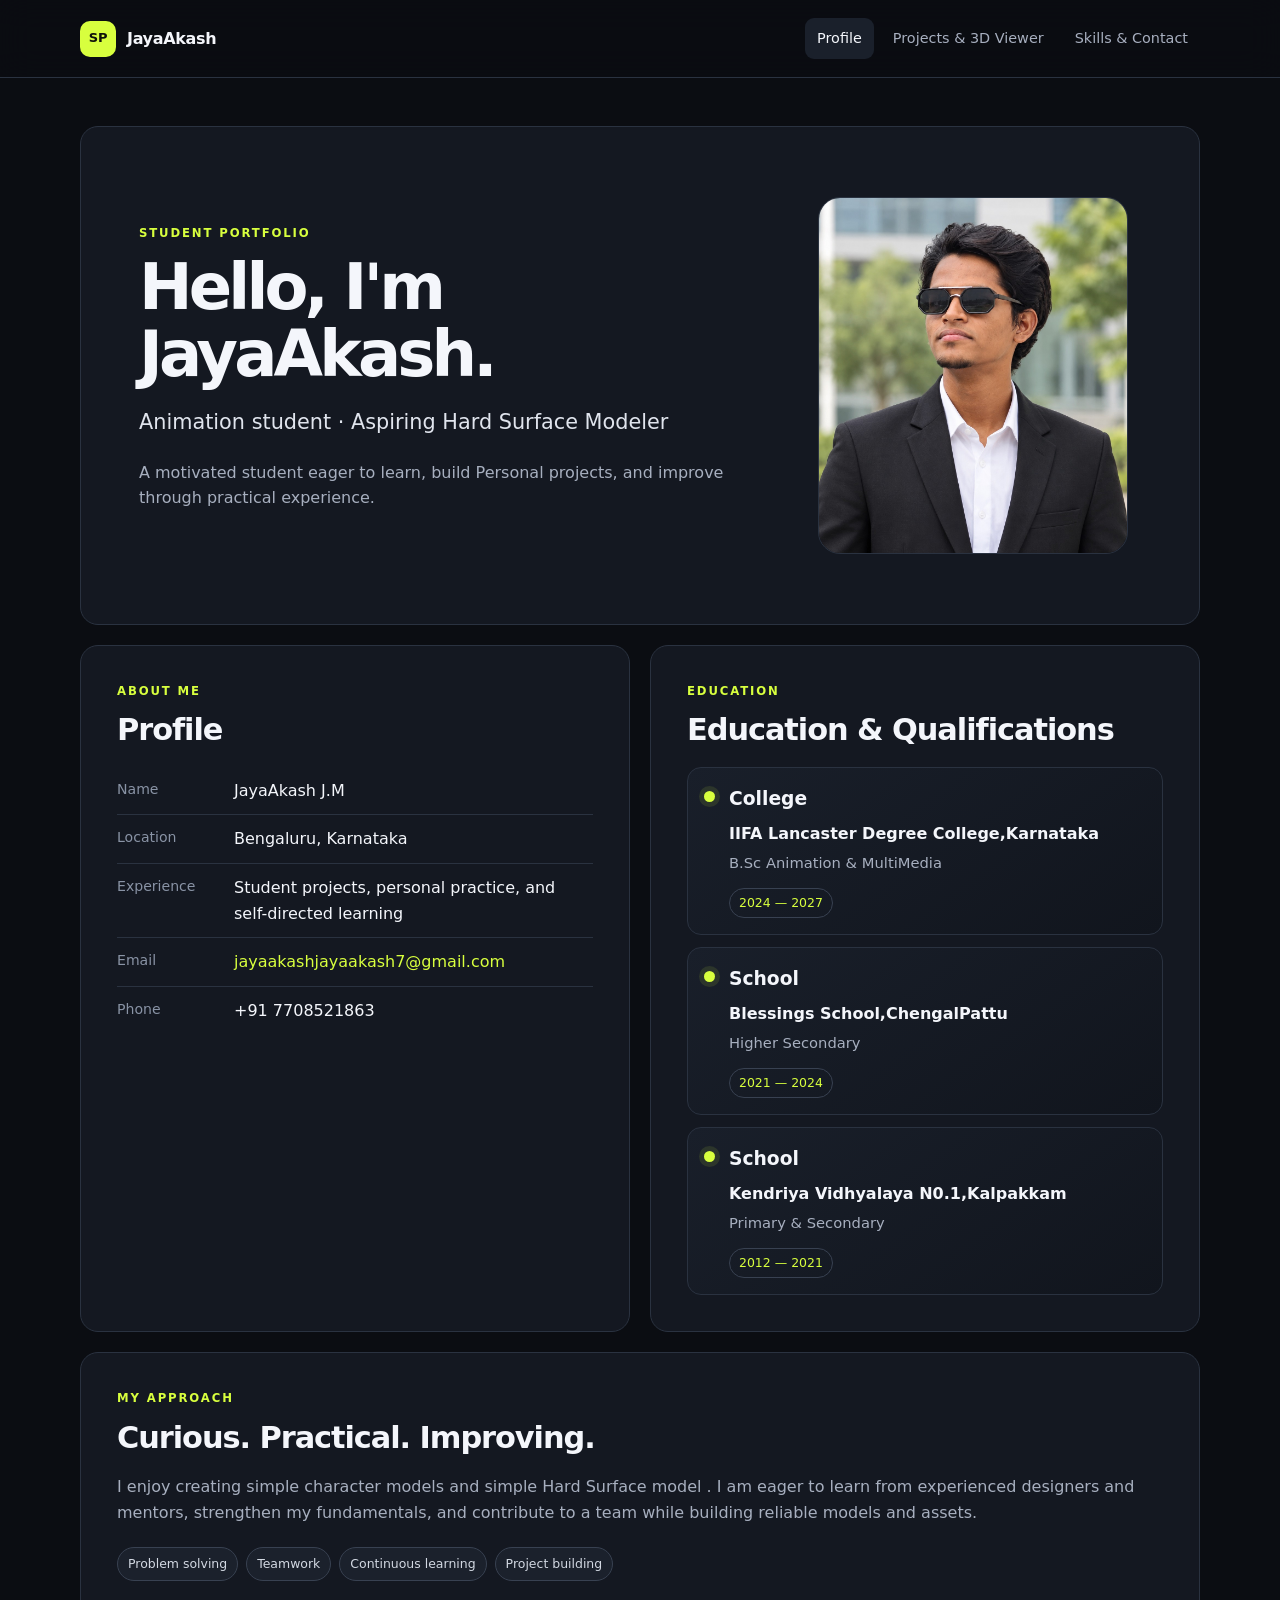
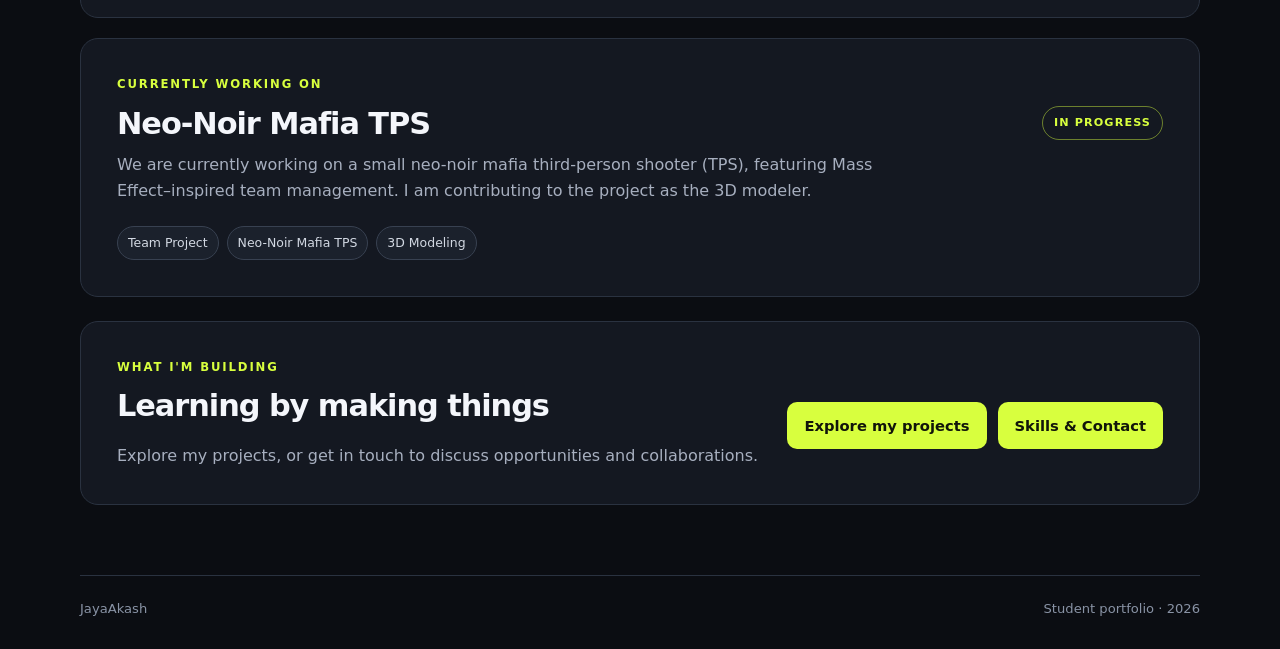
<file: index.html>
<!DOCTYPE html>
<html lang="en">
<head>
  <meta charset="UTF-8">
  <meta name="viewport" content="width=device-width, initial-scale=1.0">
  <meta name="description" content="Student portfolio and profile">
  <title>Student Portfolio | Profile</title>
  <link rel="stylesheet" href="css/style.css">
</head>
<body>
  <header class="site-header">
    <a class="brand" href="index.html"><span class="brand-mark">SP</span><span id="brandName">Student Portfolio</span></a>
    <nav aria-label="Main navigation">
      <a class="active" href="index.html">Profile</a>
      <a href="projects.html">Projects & 3D Viewer</a>
      <a href="contact.html">Skills & Contact</a>
    </nav>
  </header>

  <main class="page-shell">
    <section class="hero panel">
      <div class="hero-copy">
        <p class="eyebrow">STUDENT PORTFOLIO</p>
        <h1>Hello, I'm <span id="studentNameHeading">Your Name</span>.</h1>
        <p class="lead" id="headline">Computer Science Student · Aspiring Developer</p>
        <p id="summary">A motivated student eager to learn, build useful projects, and improve through practical experience.</p>
      </div>

      <div class="profile-photo-area" id="profilePhotoArea">
        <canvas class="profile-particles" id="profileParticles" aria-hidden="true"></canvas>
        <div class="profile-photo-frame">
          <img id="studentPhoto" src="assets/profile-placeholder.svg" alt="Student profile">
        </div>
      </div>
    </section>

    <section class="content-grid two-col profile-education-grid">
      <article class="panel profile-details-panel">
        <p class="eyebrow">ABOUT ME</p>
        <h2>Profile</h2>
        <dl class="detail-list">
          <div><dt>Name</dt><dd id="name">JayaAkash J.M</dd></div>
          <div><dt>Location</dt><dd id="location">Bengaluru,Karnataka</dd></div>
          <div><dt>Experience</dt><dd id="experience">Student projects and self-directed learning</dd></div>
          <div><dt>Email</dt><dd><a id="emailLink" href="mailto:student@example.com">student@example.com</a></dd></div>
          <div><dt>Phone</dt><dd id="phone">+91 00000 00000</dd></div>
        </dl>
      </article>
      <section class="panel education-section education-panel">
        <p class="eyebrow">EDUCATION</p>
        <h2>Education & Qualifications</h2>
        <div class="education-timeline" id="educationTimeline">
          <article class="education-item"><span class="education-dot" aria-hidden="true"></span><div><h3>College</h3><p>Loading education details…</p></div></article>
        </div>
      </section>
    </section>
    <section class="panel approach-section">
      <p class="eyebrow">MY APPROACH</p>
      <h2>Curious. Practical. Improving.</h2>
      <p id="eagerness">I enjoy turning ideas into working projects. I am eager to learn from experienced developers, strengthen my fundamentals, and contribute to a team while building reliable software.</p>
      <div class="tag-list" id="quickSkills">
        <span>Problem solving</span><span>Teamwork</span><span>Continuous learning</span><span>Project building</span>
      </div>
    </section>

    <section class="panel current-project-section">
      <p class="eyebrow">CURRENTLY WORKING ON</p>
      <div class="current-project-layout"><div><h2>Neo-Noir Mafia TPS</h2><p>We are currently working on a small neo-noir mafia third-person shooter (TPS), featuring Mass Effect–inspired team management. I am contributing to the project as the 3D modeler.</p><div class="tag-list"><span>Team Project</span><span>Neo-Noir Mafia TPS</span><span>3D Modeling</span></div></div><span class="project-status">IN PROGRESS</span></div>
    </section>

    <section class="panel callout bottom-cta-section">
      <div>
        <p class="eyebrow">WHAT I'M BUILDING</p>
        <h2>Learning by making things</h2>
        <p>Explore my projects, or get in touch to discuss opportunities and collaborations.</p>
      </div>
      <div class="button-row bottom-cta-buttons">
        <a class="button primary" href="projects.html">Explore my projects</a>
        <a class="button primary" href="contact.html">Skills &amp; Contact</a>
      </div>
    </section>
  </main>
  <footer class="site-footer"><span id="footerName">Your Name</span><span>Student portfolio · 2026 <span id="year"></span></span></footer>
  <script src="js/profile.js"></script>
  <script src="js/profile-page.js"></script>
</body>
</html>
</file>
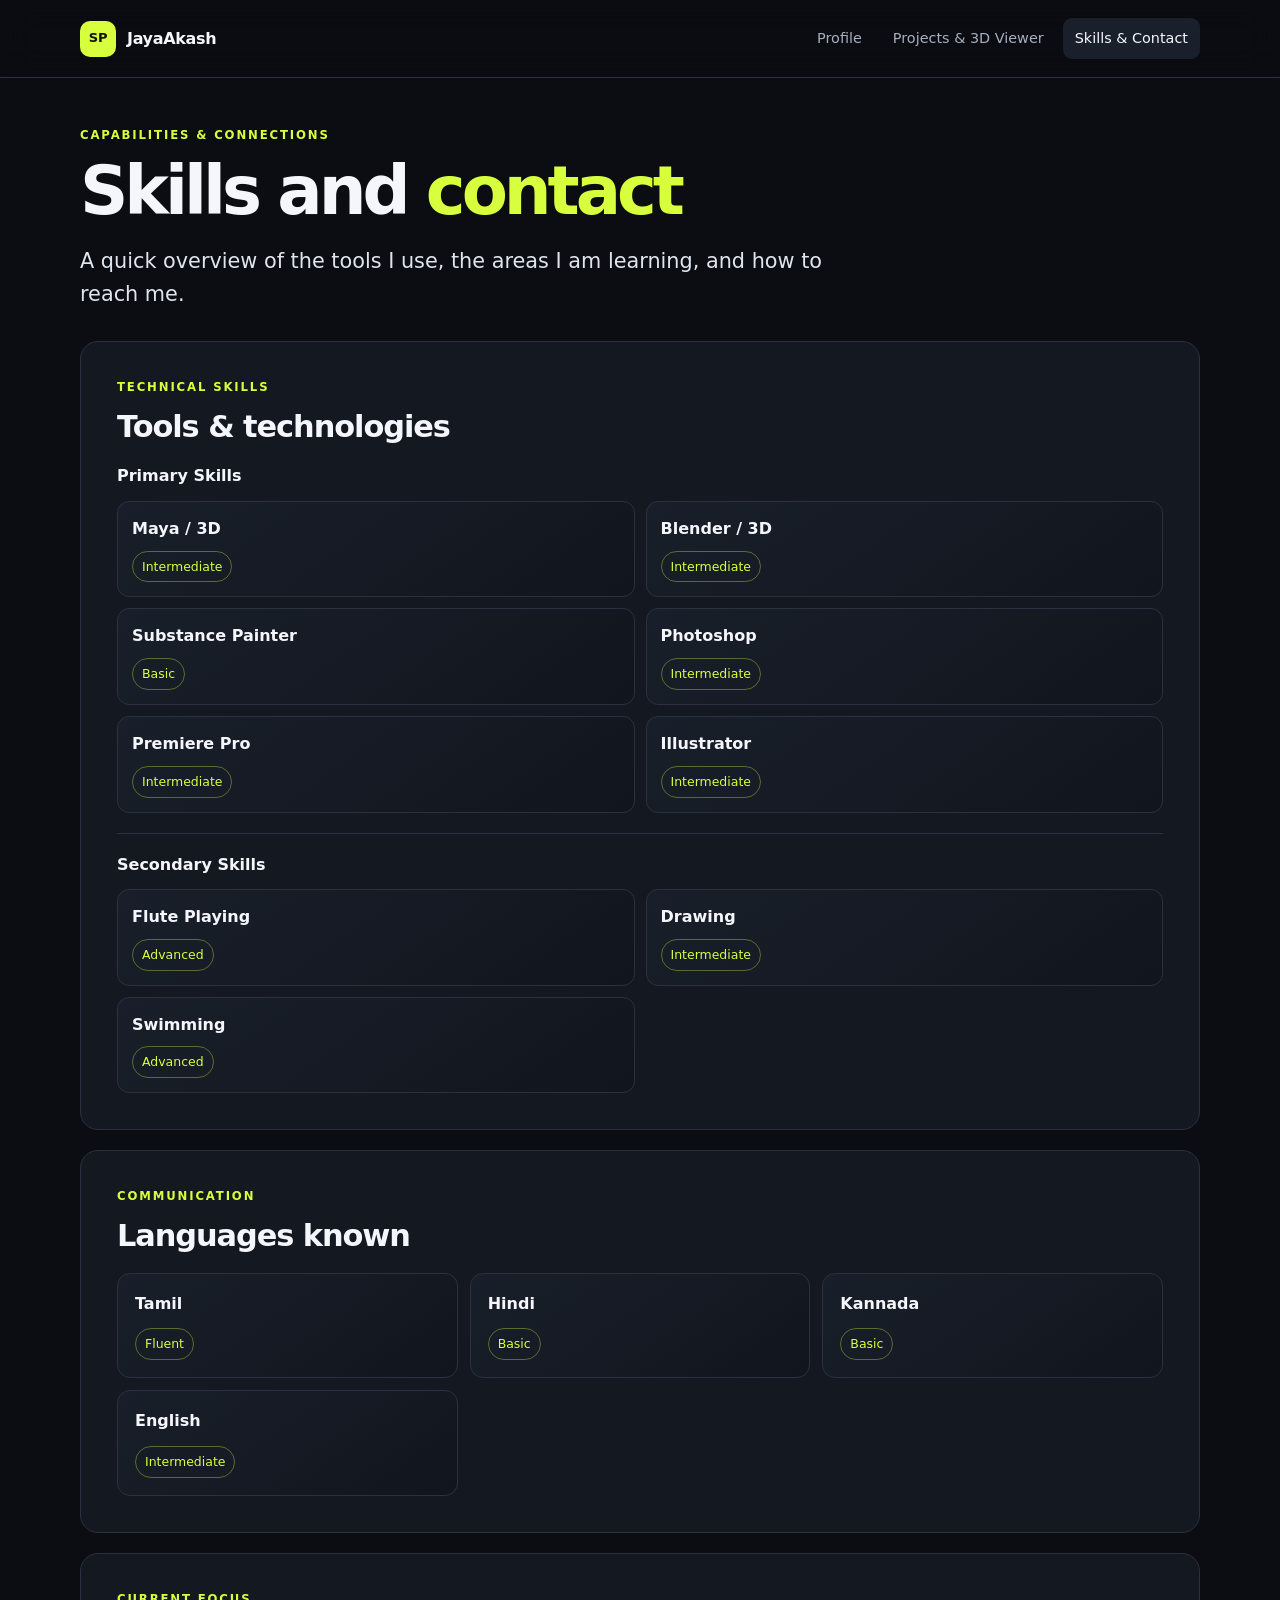
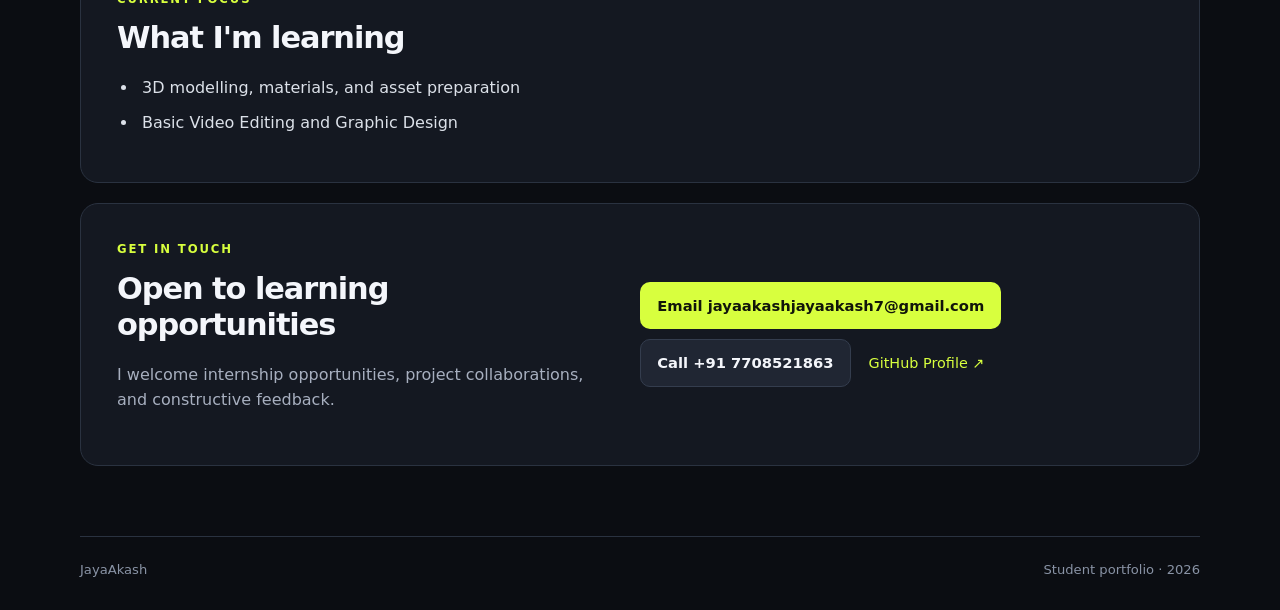
<file: contact.html>
<!DOCTYPE html>
<html lang="en">
<head>
  <meta charset="UTF-8">
  <meta name="viewport" content="width=device-width, initial-scale=1.0">
  <meta name="description" content="Student skills and contact information">
  <title>Student Portfolio | Skills & Contact</title>
  <link rel="stylesheet" href="css/style.css">
</head>
<body>
  <header class="site-header">
    <a class="brand" href="index.html"><span class="brand-mark">SP</span><span id="brandName">Student Portfolio</span></a>
    <nav aria-label="Main navigation">
      <a href="index.html">Profile</a>
      <a href="projects.html">Projects & 3D Viewer</a>
      <a class="active" href="contact.html">Skills & Contact</a>
    </nav>
  </header>
  <main class="page-shell">
    <section class="page-heading">
      <p class="eyebrow">CAPABILITIES & CONNECTIONS</p>
      <h1>Skills and <span class="accent-text">contact</span></h1>
      <p class="lead">A quick overview of the tools I use, the areas I am learning, and how to reach me.</p>
    </section>
    <section class="panel skills-panel">
      <p class="eyebrow">TECHNICAL SKILLS</p><h2>Tools & technologies</h2>
      <div class="skill-list" id="skillList"></div>
    </section>
    <section class="panel language-section">
      <p class="eyebrow">COMMUNICATION</p>
      <h2>Languages known</h2>
       <div class="language-list" id="languageList" aria-label="Languages and proficiency levels"></div>
    </section>

    <section class="panel current-focus-section">
      <p class="eyebrow">CURRENT FOCUS</p><h2>What I'm learning</h2>
      <ul class="focus-list" id="focusList"></ul>
    </section>
    <section class="panel contact-panel">
      <div><p class="eyebrow">GET IN TOUCH</p><h2>Open to learning opportunities</h2><p id="contactMessage">I welcome internship opportunities, project collaborations, and constructive feedback.</p></div>
      <div class="contact-links">
        <a id="contactEmail" class="button primary" href="mailto:student@example.com">Email me</a>
        <a id="contactPhone" class="button secondary" href="tel:+910000000000">Call me</a>
        <a id="githubLink" class="text-link" href="https://github.com/akas821" target="_blank" rel="noopener noreferrer">GitHub Profile ↗</a>
      </div>
    </section>
  </main>
  <footer class="site-footer"><span id="footerName">Your Name</span><span>Student portfolio · <span id="year"></span></span></footer>
  <script src="js/profile.js"></script>
  <script src="js/site.js"></script>
  <script src="js/skills-page.js"></script>
</body>
</html>
</file>
<file: css/style.css>
:root {
  --bg: #0b0d12;
  --panel: #141821;
  --panel-light: #1a202b;
  --text: #f4f6fb;
  --muted: #a7afbf;
  --accent: #d8ff3e;
  --line: #2a3240;
  --radius: 18px;
  --content-width: 1120px;
}
* { box-sizing: border-box; }
html { scroll-behavior: smooth; }
body { margin: 0; background: var(--bg); color: var(--text); font-family: Inter, ui-sans-serif, system-ui, -apple-system, BlinkMacSystemFont, "Segoe UI", sans-serif; line-height: 1.6; }
a { color: inherit; text-decoration: none; }
button, input { font: inherit; }
button, a, [tabindex] { -webkit-tap-highlight-color: transparent; }
.site-header { display: flex; justify-content: space-between; align-items: center; gap: 24px; padding: 18px max(24px, calc((100vw - var(--content-width)) / 2)); border-bottom: 1px solid var(--line); position: sticky; top: 0; z-index: 10; background: rgba(11,13,18,.92); backdrop-filter: blur(16px); }
.brand { display: flex; align-items: center; gap: 11px; font-weight: 750; letter-spacing: -.02em; }
.brand-mark { display: grid; place-items: center; width: 36px; height: 36px; border-radius: 10px; background: var(--accent); color: #10130a; font-size: 13px; font-weight: 900; }
nav { display: flex; flex-wrap: wrap; gap: 7px; }
nav a { color: var(--muted); padding: 9px 12px; border-radius: 9px; font-size: .9rem; }
nav a:hover, nav a.active { color: var(--text); background: var(--panel-light); }
.page-shell { max-width: var(--content-width); width: calc(100% - 40px); margin: 48px auto 70px; }
.panel { background: var(--panel); border: 1px solid var(--line); border-radius: var(--radius); padding: clamp(22px, 3.4vw, 36px); }
.hero { display: grid; grid-template-columns: minmax(0, 1.5fr) minmax(250px, .8fr); align-items: center; gap: 38px; padding: clamp(26px, 5vw, 58px); overflow: hidden; }
.eyebrow { color: var(--accent); font-size: .73rem; font-weight: 800; letter-spacing: .16em; margin: 0 0 12px; }
h1, h2, h3, p { margin-top: 0; }
h1 { font-size: clamp(2.3rem, 5vw, 4.25rem); letter-spacing: -.06em; line-height: 1.04; margin-bottom: 18px; }
h2 { font-size: clamp(1.4rem, 2.6vw, 1.9rem); line-height: 1.2; letter-spacing: -.035em; margin-bottom: 18px; }
h3 { margin-bottom: 8px; }
p { color: var(--muted); }
.hero-copy > p:not(.eyebrow) { max-width: 640px; }
.lead { font-size: clamp(1.05rem, 2vw, 1.3rem); color: #e0e4ed; }
.accent-text { color: var(--accent); }
.button-row { display: flex; flex-wrap: wrap; gap: 11px; margin-top: 25px; }
.button { display: inline-flex; align-items: center; justify-content: center; gap: 8px; border: 1px solid transparent; padding: 11px 16px; border-radius: 10px; font-size: .92rem; font-weight: 750; cursor: pointer; transition: transform .18s ease, background .18s ease; }
.button:hover { transform: translateY(-2px); }
.button.primary { background: var(--accent); color: #11150a; }
.button.secondary { background: #202633; border-color: #343d4e; color: var(--text); }
.profile-photo-area { min-width: 0; }
.photo-drop-zone { width: min(100%, 310px); aspect-ratio: 4 / 4.6; margin: 0 auto; position: relative; overflow: hidden; border: 1px dashed #657044; border-radius: 22px; background: #20251a; cursor: pointer; outline: none; }
.photo-drop-zone:focus-visible { box-shadow: 0 0 0 3px var(--accent); }
.photo-drop-zone img { display: block; width: 100%; height: 100%; object-fit: cover; }
.photo-overlay { position: absolute; inset: auto 0 0; display: flex; flex-direction: column; align-items: center; padding: 35px 12px 17px; background: linear-gradient(transparent, rgba(0,0,0,.82)); opacity: 0; transition: opacity .2s ease; text-align: center; }
.photo-drop-zone:hover .photo-overlay, .photo-drop-zone:focus-visible .photo-overlay, .photo-drop-zone.drag-over .photo-overlay { opacity: 1; }
.photo-overlay span { font-size: 1.7rem; color: var(--accent); }
.photo-overlay small { color: #d4d8df; }
.small-note { font-size: .78rem; margin: 10px 0 0; color: #8f99aa; }
.content-grid { display: grid; gap: 20px; margin-top: 20px; }
.two-col { grid-template-columns: repeat(2, minmax(0, 1fr)); }
.detail-list { margin: 0; }
.detail-list div { display: grid; grid-template-columns: 105px minmax(0, 1fr); gap: 12px; padding: 11px 0; border-bottom: 1px solid var(--line); }
.detail-list div:last-child { border-bottom: 0; }
dt { color: #8993a5; font-size: .88rem; }
dd { margin: 0; overflow-wrap: anywhere; }
dd a, .text-link { color: var(--accent); }
.tag-list { display: flex; flex-wrap: wrap; gap: 8px; margin-top: 22px; }
.tag-list span { border: 1px solid #384151; border-radius: 999px; padding: 6px 10px; color: #d2d8e2; font-size: .78rem; background: #1b212c; }
.callout { margin-top: 20px; display: flex; justify-content: space-between; align-items: center; gap: 24px; }
.callout p:last-child { margin-bottom: 0; }
.site-footer { max-width: var(--content-width); width: calc(100% - 40px); margin: 0 auto; padding: 22px 0 30px; border-top: 1px solid var(--line); display: flex; justify-content: space-between; gap: 15px; color: #8993a5; font-size: .82rem; }
.page-heading { margin: 10px 0 30px; max-width: 760px; }
.page-heading h1 { font-size: clamp(2.5rem, 6vw, 4.2rem); }
.project-grid { display: grid; grid-template-columns: repeat(3, minmax(0, 1fr)); gap: 16px; margin-bottom: 20px; }
.project-card { padding: 25px; border: 1px solid var(--line); border-radius: var(--radius); background: linear-gradient(150deg, #171d27, #11151d); min-height: 245px; }
.project-number { color: var(--accent); font-size: .72rem; letter-spacing: .13em; font-weight: 800; margin-bottom: 22px; }
.project-card h2 { font-size: 1.35rem; }
.project-card p { font-size: .92rem; }
.project-card .tag-list { margin-top: 17px; }
.viewer-section { margin-top: 20px; }
.viewer-heading, .viewer-controls { display: flex; align-items: center; justify-content: space-between; gap: 22px; }
.viewer-heading { margin-bottom: 20px; }
.viewer-heading h2 { margin-bottom: 8px; }
.viewer-heading p { margin-bottom: 0; }
.file-button { flex-shrink: 0; }
.viewer-drop-zone { border: 1px dashed #465164; border-radius: 14px; padding: 8px; background: #090b10; transition: border-color .2s, background .2s; }
.viewer-drop-zone.drag-over { border-color: var(--accent); background: #151b0c; }
.viewer { width: 100%; height: clamp(320px, 52vw, 540px); position: relative; overflow: hidden; border-radius: 9px; background: radial-gradient(ellipse at center, #202633 0%, #0b0e14 72%); }
.viewer canvas { display: block; width: 100%; height: 100%; }
.viewer-empty { position: absolute; inset: 0; display: flex; flex-direction: column; justify-content: center; align-items: center; text-align: center; padding: 20px; pointer-events: none; }
.viewer-empty h3 { margin: 8px 0 5px; }
.viewer-empty p { margin-bottom: 7px; color: var(--accent); font-size: .83rem; }
.viewer-empty small { color: #8e98a9; }
.wire-cube { font-size: 4rem; line-height: 1.2; color: #a8c93a; }
.viewer-controls { padding-top: 18px; }
.viewer-controls p { max-width: 690px; }
.compact { margin-top: 0; }
.skill-list { display: flex; flex-direction: column; gap: 15px; }
.skill-row { display: grid; grid-template-columns: 120px minmax(0, 1fr); gap: 15px; align-items: center; }
.skill-row strong { font-size: .9rem; }
.skill-track { height: 7px; background: #282f3c; border-radius: 20px; overflow: hidden; }
.skill-fill { height: 100%; background: var(--accent); border-radius: inherit; }
.focus-list { padding-left: 21px; color: #dce1e9; }
.focus-list li { margin: 10px 0; padding-left: 4px; }
.contact-panel { display: flex; justify-content: space-between; align-items: center; gap: 25px; margin: 20px 0; }
.contact-links { display: flex; flex-wrap: wrap; align-items: center; gap: 10px; min-width: 220px; }
.text-link { padding: 8px; font-size: .9rem; }
.edit-steps { color: #c7ceda; padding-left: 22px; }
.edit-steps li { margin: 10px 0; }
code { color: var(--accent); background: #252b35; padding: 2px 5px; border-radius: 5px; font-size: .9em; }
.muted { color: var(--muted); }
@media (max-width: 780px) {
  .site-header { align-items: flex-start; flex-direction: column; gap: 12px; padding: 14px 20px; }
  nav { width: 100%; }
  nav a { padding: 8px 9px; font-size: .82rem; }
  .page-shell { margin-top: 28px; }
  .hero { grid-template-columns: 1fr; }
  .profile-photo-area { grid-row: 1; }
  .photo-drop-zone { width: min(72%, 270px); }
  .two-col, .project-grid { grid-template-columns: 1fr; }
  .project-card { min-height: auto; }
  .callout, .contact-panel, .viewer-heading, .viewer-controls { align-items: flex-start; flex-direction: column; }
  .viewer-heading .button { align-self: flex-start; }
  .site-footer { flex-direction: column; gap: 4px; }
}
@media (max-width: 440px) {
  .page-shell, .site-footer { width: calc(100% - 26px); }
  .detail-list div { grid-template-columns: 88px minmax(0, 1fr); gap: 8px; }
  .skill-row { grid-template-columns: 95px minmax(0, 1fr); }
  .viewer { height: 350px; }
}

/* Static profile photo: no click, file-picker, or drag-and-drop interaction. */
.profile-photo-frame {
  width: min(100%, 310px);
  aspect-ratio: 4 / 4.6;
  margin: 0 auto;
  overflow: hidden;
  border-radius: 22px;
  background: #20251a;
  border: 1px solid var(--line);
}
.profile-photo-frame img {
  display: block;
  width: 100%;
  height: 100%;
  object-fit: cover;
}


/* Profile photo hover effect: particles stay behind the static image. */
.profile-photo-area { position: relative; isolation: isolate; padding: 12px 0; }
.profile-particles { position: absolute; z-index: -1; top: 0; left: 0; pointer-events: none; opacity: 0; transition: opacity .28s ease; }
.profile-particles.is-visible { opacity: 1; }
.profile-photo-frame { position: relative; z-index: 1; transition: border-color .25s ease, box-shadow .25s ease, transform .25s ease; }
.profile-photo-area:hover .profile-photo-frame { border-color: var(--accent); box-shadow: 0 0 0 1px rgba(216,255,62,.3), 0 0 28px rgba(216,255,62,.22); transform: translateY(-2px); }
.education-section, .current-project-section { margin-top: 20px; }
.education-timeline { display: grid; grid-template-columns: repeat(2, minmax(0, 1fr)); gap: 18px; }
.education-item { display: flex; align-items: flex-start; gap: 14px; padding: 20px; border: 1px solid var(--line); border-radius: 14px; background: linear-gradient(145deg, #191f2a, #11151d); }
.education-dot { flex: 0 0 11px; width: 11px; height: 11px; margin-top: 7px; border-radius: 50%; background: var(--accent); box-shadow: 0 0 0 5px rgba(216,255,62,.1); }
.education-item h3 { margin-bottom: 7px; }
.education-item p { margin-bottom: 5px; }
.education-institution { color: var(--text); font-weight: 650; }
.education-qualification { font-size: .92rem; }
.education-years { display: inline-block; margin-top: 8px; padding: 4px 9px; border: 1px solid #384151; border-radius: 999px; color: var(--accent); font-size: .78rem; }
.current-project-layout { display: flex; justify-content: space-between; align-items: flex-start; gap: 24px; }
.current-project-layout > div { max-width: 760px; }
.current-project-layout h2 { margin-bottom: 10px; }
.current-project-layout p { margin-bottom: 0; }
.project-status { flex-shrink: 0; border: 1px solid rgba(216,255,62,.45); border-radius: 999px; padding: 7px 11px; color: var(--accent); font-size: .7rem; font-weight: 800; letter-spacing: .1em; }
.current-team-project { border-color: rgba(216,255,62,.42); }
@media (max-width: 780px) {
  .education-timeline { grid-template-columns: 1fr; }
  .current-project-layout { flex-direction: column; }
}
@media (prefers-reduced-motion: reduce) {
  .profile-photo-frame, .profile-particles { transition: none; }
}

/* Languages-known section */
.language-section { margin-top: 20px; }
.language-list { display: grid; grid-template-columns: repeat(3, minmax(0, 1fr)); gap: 12px; margin-top: 18px; }
.language-card { display: flex; flex-direction: column; gap: 12px; padding: 17px; border: 1px solid var(--line); border-radius: 13px; background: linear-gradient(145deg, #191f2a, #11151d); min-width: 0; }
.language-name { font-size: 1rem; overflow-wrap: anywhere; }
.language-level { align-self: flex-start; padding: 5px 9px; border: 1px solid rgba(216,255,62,.35); border-radius: 999px; color: var(--accent); font-size: .78rem; }
@media (max-width: 780px) { .language-list { grid-template-columns: repeat(2, minmax(0, 1fr)); } }
@media (max-width: 440px) { .language-list { grid-template-columns: 1fr; } }


/* Profile + education side-by-side layout */
.profile-education-grid { align-items: stretch; }
.profile-details-panel, .education-panel { min-width: 0; }
.education-panel { margin-top: 0; }
.education-panel .education-timeline { grid-template-columns: 1fr; gap: 12px; }
.education-panel .education-item { padding: 16px; }
.approach-section { margin-top: 20px; }

/* Every percentage-based indicator shows its numeric value beside the bar. */
.skill-row { grid-template-columns: minmax(105px, 1fr) minmax(80px, 1.6fr) 42px; gap: 12px; }
.skill-percent { color: var(--muted); font-size: .82rem; font-variant-numeric: tabular-nums; text-align: right; }
.language-meter-line { display: grid; grid-template-columns: minmax(0, 1fr) 42px; align-items: center; gap: 10px; margin-top: 2px; }
.language-track { width: 100%; }
.language-fill { transition: width .5s ease; }
.language-card { gap: 10px; }

/* Subtle card hover: deliberately different from the profile photo's particle/glow effect. */
.panel,
.education-item,
.project-card,
.language-card,
.viewer-drop-zone {
  transition: border-color .22s ease, background-color .22s ease, box-shadow .22s ease, transform .22s ease;
}
@media (hover: hover) and (pointer: fine) {
  .panel:hover {
    border-color: #3a4557;
    box-shadow: 0 8px 22px rgba(0, 0, 0, .14);
  }
  .education-item:hover,
  .project-card:hover,
  .language-card:hover {
    border-color: #465164;
    background-color: #1b222e;
    box-shadow: 0 7px 18px rgba(0, 0, 0, .18);
    transform: translateY(-2px);
  }
  .viewer-drop-zone:hover {
    border-color: #465164;
    background-color: #10151e;
  }
}
@media (max-width: 780px) {
  .skill-row { grid-template-columns: minmax(90px, 1fr) minmax(70px, 1.4fr) 38px; gap: 9px; }
  .education-panel .education-timeline { grid-template-columns: 1fr; }
}
@media (max-width: 440px) {
  .skill-row { grid-template-columns: minmax(78px, 1fr) minmax(55px, 1.2fr) 36px; gap: 7px; }
  .skill-row strong { font-size: .82rem; }
}
@media (prefers-reduced-motion: reduce) {
  .panel, .education-item, .project-card, .language-card, .viewer-drop-zone, .language-fill { transition: none; }
}


/* Text-only proficiency labels: no skill or language progress bars. */
.skill-list { gap: 20px; }
.skill-group { min-width: 0; }
.skill-group + .skill-group { padding-top: 18px; border-top: 1px solid var(--line); }
.skill-group-title { margin: 0 0 12px; font-size: 1rem; }
.skill-chip-list { display: grid; grid-template-columns: repeat(2, minmax(0, 1fr)); gap: 11px; }
.skill-chip { display: flex; flex-direction: column; align-items: flex-start; gap: 9px; min-width: 0; padding: 14px; border: 1px solid var(--line); border-radius: 12px; background: linear-gradient(145deg, #191f2a, #11151d); transition: border-color .22s ease, background-color .22s ease, transform .22s ease, box-shadow .22s ease; }
.skill-label { overflow-wrap: anywhere; }
.skill-level-label { display: inline-flex; align-items: center; padding: 5px 9px; border: 1px solid rgba(216,255,62,.35); border-radius: 999px; color: var(--accent); font-size: .78rem; }
.language-card { gap: 12px; }
@media (hover: hover) and (pointer: fine) {
  .skill-chip:hover { border-color: #465164; background-color: #1b222e; box-shadow: 0 7px 18px rgba(0,0,0,.18); transform: translateY(-2px); }
}
@media (max-width: 480px) { .skill-chip-list { grid-template-columns: 1fr; } }


/* Keep Current Focus as the final content section on Skills & Contact. */
.current-focus-section { margin-top: 20px; }
.current-focus-section .focus-list { margin-bottom: 0; }


/* Dedicated bottom call-to-action section */
.bottom-cta-section {
  margin-top: 24px;
  display: flex;
  align-items: center;
  justify-content: space-between;
  gap: 24px;
}
.bottom-cta-buttons {
  flex-shrink: 0;
  flex-wrap: wrap;
  justify-content: flex-end;
}
@media (max-width: 760px) {
  .bottom-cta-section {
    align-items: flex-start;
    flex-direction: column;
  }
  .bottom-cta-buttons {
    justify-content: flex-start;
  }
}


/* Hosted 3D model gallery */
.hosted-models-section { margin-top: 24px; }
.hosted-model-gallery {
  display: grid;
  grid-template-columns: repeat(auto-fit, minmax(min(100%, 220px), 1fr));
  gap: 14px;
  margin-top: 18px;
}
.hosted-model-card {
  min-width: 0;
  border: 1px solid var(--border, #2a3443);
  border-radius: 16px;
  padding: 18px;
  background: linear-gradient(145deg, #171d28, #11151d);
}
.hosted-model-card h3 { margin: 0 0 8px; font-size: 1.05rem; }
.hosted-model-card p { color: #a8b4cc; margin: 0 0 14px; line-height: 1.5; }
.hosted-model-card .button { width: 100%; justify-content: center; }
.hosted-model-card .model-format { color: #d7ff36; font-size: .78rem; margin-bottom: 12px; }
.hosted-model-card .button:disabled { opacity: .45; cursor: not-allowed; }


/* Unified projects + hosted 3D model gallery */
.unified-showcase { margin-top: 8px; }
.showcase-heading { margin-bottom: 22px; }
.showcase-heading h2 { margin-bottom: 8px; }
.showcase-heading p:last-child { margin-bottom: 0; }
.hosted-model-gallery { display: grid; grid-template-columns: repeat(4, minmax(0, 1fr)); gap: 12px; align-items: start; }
.hosted-model-card { min-width: 0; padding: 16px; border: 1px solid var(--line); border-radius: 13px; background: linear-gradient(150deg, #171d27, #11151d); }
.hosted-model-card h3 { font-size: 1rem; margin-bottom: 9px; overflow-wrap: anywhere; }
.hosted-model-card p { font-size: .88rem; margin-bottom: 12px; }
.hosted-model-card .model-format { color: var(--accent); font-size: .67rem; font-weight: 800; margin: 12px 0; }
.hosted-model-card .model-view-button { width: 100%; }
.hosted-model-card.is-expanded { grid-column: 1 / -1; border-color: rgba(216,255,62,.6); }
.inline-model-viewer { margin-top: 18px; padding-top: 16px; border-top: 1px solid var(--line); }
.inline-viewer-toolbar { display: flex; align-items: center; justify-content: space-between; gap: 12px; margin-bottom: 12px; flex-wrap: wrap; }
.inline-viewer-toolbar .model-load-status { margin: 0; flex: 1 1 220px; color: var(--muted, #a8b4cc); font-size: .9rem; }
.inline-viewer-toolbar .model-load-error { color: #ff9c9c; }
.inline-viewer-close { flex: 0 0 auto; }
.inline-model-canvas { width: 100%; height: clamp(300px, 48vw, 520px); overflow: hidden; border-radius: 10px; background: #0b0e14; border: 1px solid #30394a; }
.inline-model-canvas canvas { display: block; width: 100%; height: 100%; }
.model-load-status { margin: 0 0 12px; color: var(--muted); font-size: .9rem; }
.model-load-error { color: #ffb4a9; overflow-wrap: anywhere; }
.gallery-footnote { margin-top: 18px; }
@media (max-width: 950px) { .hosted-model-gallery { grid-template-columns: repeat(3, minmax(0, 1fr)); } }
@media (max-width: 680px) { .hosted-model-gallery { grid-template-columns: repeat(2, minmax(0, 1fr)); } }
@media (max-width: 420px) { .hosted-model-gallery { grid-template-columns: 1fr; } }


/* Unified gallery: consistent card heights and aligned View in 3D buttons */
.unified-showcase { margin-top: 8px; }
.showcase-heading { margin-bottom: 22px; }
.showcase-heading h2 { margin-bottom: 8px; }
.showcase-heading p:last-child { margin-bottom: 0; }
.hosted-model-gallery { display:grid; grid-template-columns:repeat(4,minmax(0,1fr)); gap:12px; align-items:stretch; margin-top:18px; }
.hosted-model-card { display:flex; flex-direction:column; min-width:0; padding:16px; border:1px solid var(--line); border-radius:13px; background:linear-gradient(150deg,#171d27,#11151d); }
.hosted-model-card h3 { font-size:1rem; margin:0 0 9px; overflow-wrap:anywhere; }
.hosted-model-card p { font-size:.88rem; margin:0 0 12px; line-height:1.5; flex:1 0 auto; }
.hosted-model-card .project-number { font-size:.65rem; margin-bottom:14px; }
.hosted-model-card .model-format { color:var(--accent); font-size:.67rem; font-weight:800; margin:8px 0 12px; }
.hosted-model-card .model-view-button { width:100%; min-height:42px; margin-top:auto; }
.gallery-footnote { margin-top:18px; }
.viewer-section { margin-top:24px; }
.viewer-section[hidden] { display:none !important; }
.viewer-section .viewer-heading { margin-bottom:16px; }
.viewer-section .viewer-heading h2 { margin-bottom:8px; }
.viewer-section .viewer { width:100%; height:clamp(340px,52vw,560px); overflow:hidden; border:1px solid #30394a; border-radius:12px; background:#0b0e14; }
.viewer-section .viewer canvas { display:block; width:100%; height:100%; }
@media(max-width:950px){.hosted-model-gallery{grid-template-columns:repeat(3,minmax(0,1fr));}}
@media(max-width:680px){.hosted-model-gallery{grid-template-columns:repeat(2,minmax(0,1fr));}}
@media(max-width:440px){.hosted-model-gallery{grid-template-columns:1fr;}}


/* Google Drive links displayed beneath the shared 3D viewer. */
.drive-model-links { margin-top: 24px; }
.drive-model-links .showcase-heading { margin-bottom: 18px; }
.drive-model-grid { display: grid; grid-template-columns: repeat(4, minmax(0, 1fr)); gap: 12px; }
.drive-model-card { min-width: 0; display: flex; flex-direction: column; gap: 14px; padding: 16px; border: 1px solid var(--line); border-radius: 13px; background: linear-gradient(150deg, #171d27, #11151d); }
.drive-model-card h3 { margin: 0; font-size: .98rem; overflow-wrap: anywhere; flex: 1 0 auto; }
.drive-model-card .button { width: 100%; min-height: 42px; text-align: center; }
@media (max-width: 950px) { .drive-model-grid { grid-template-columns: repeat(3, minmax(0, 1fr)); } }
@media (max-width: 680px) { .drive-model-grid { grid-template-columns: repeat(2, minmax(0, 1fr)); } }
@media (max-width: 440px) { .drive-model-grid { grid-template-columns: 1fr; } }
</file>
